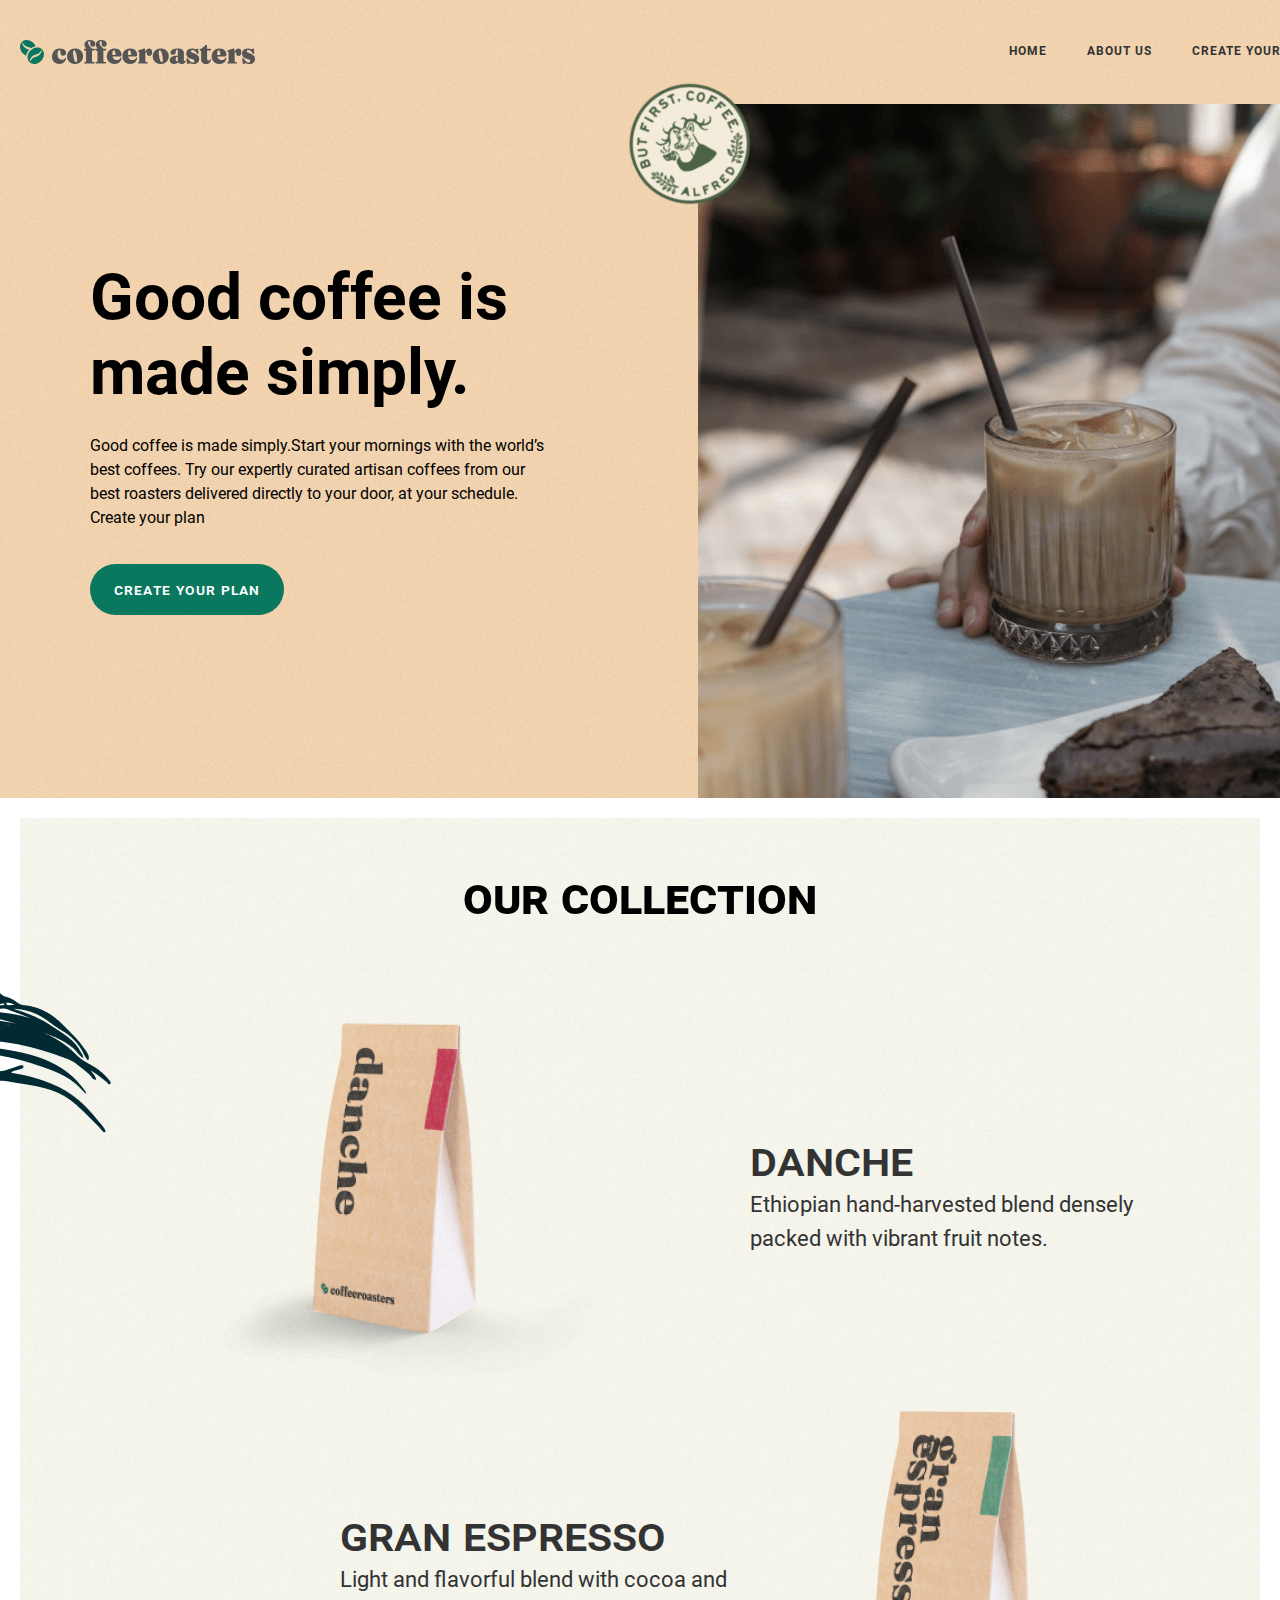
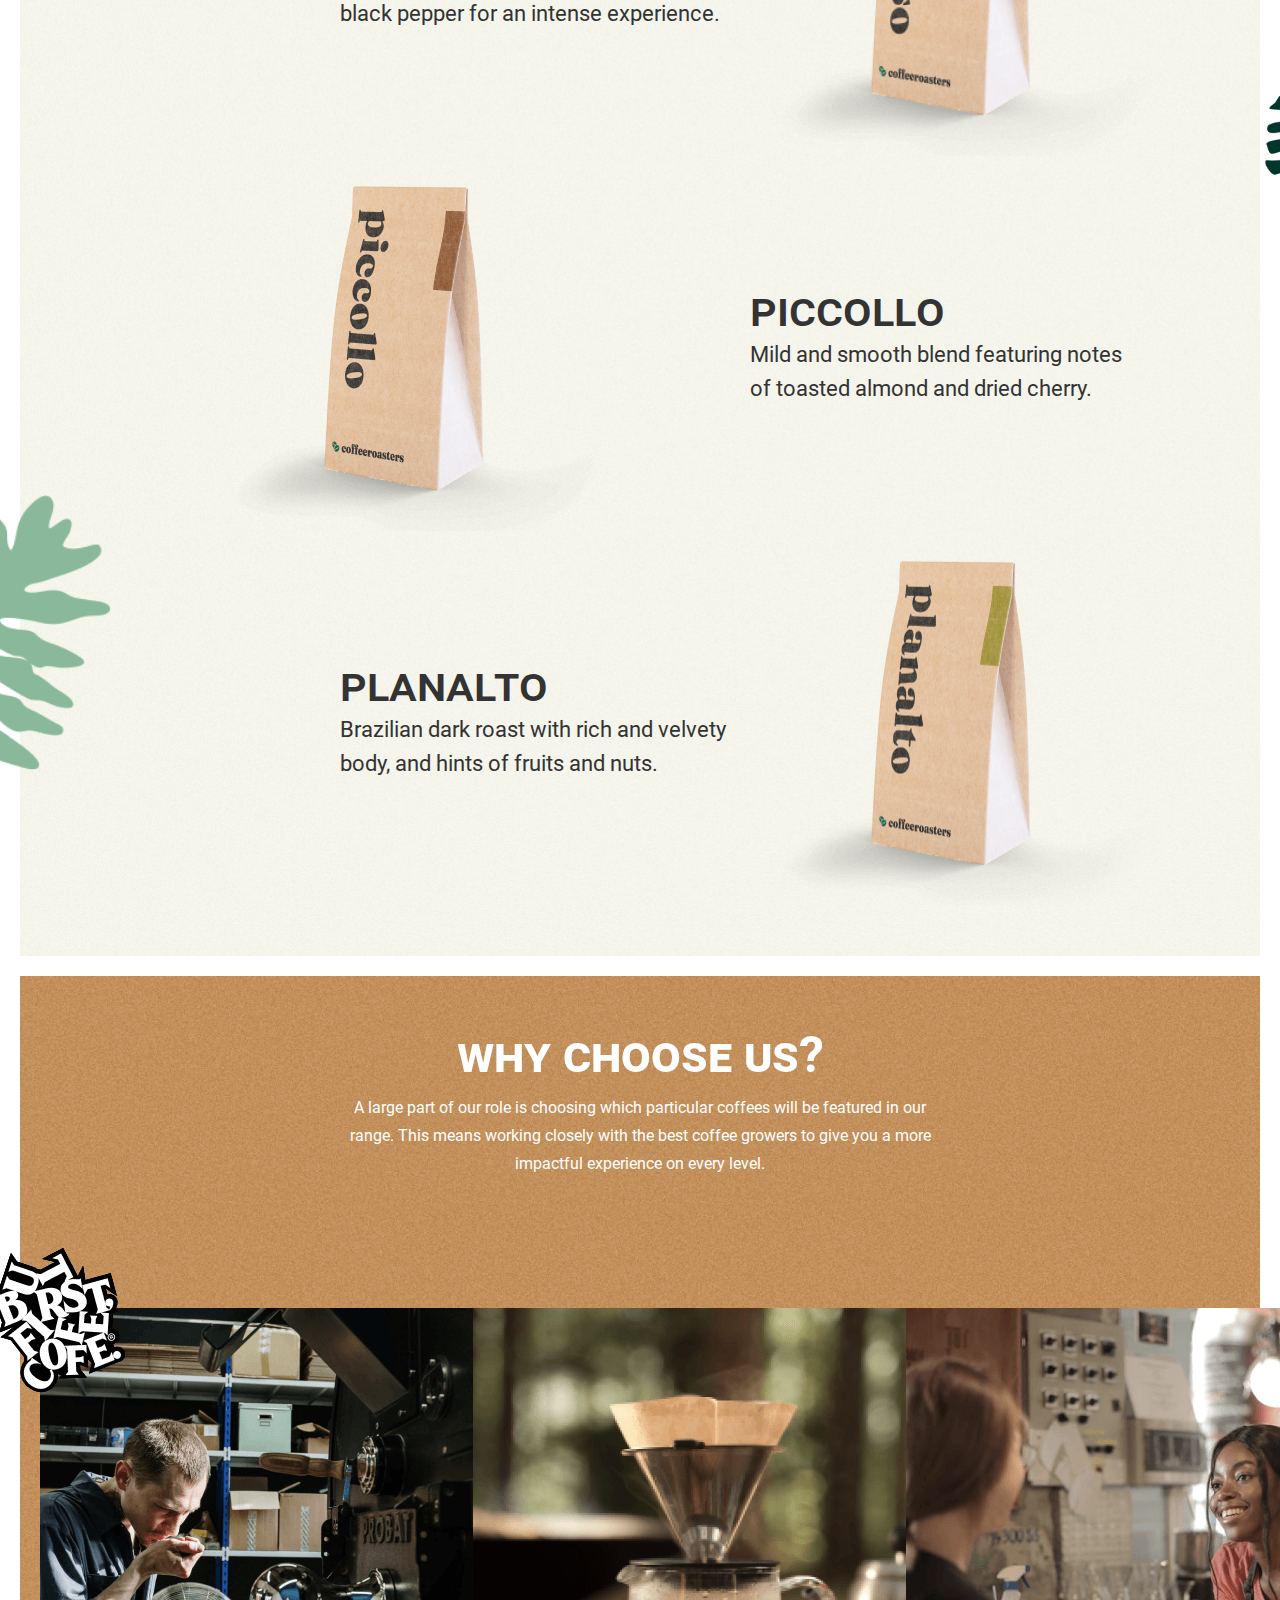
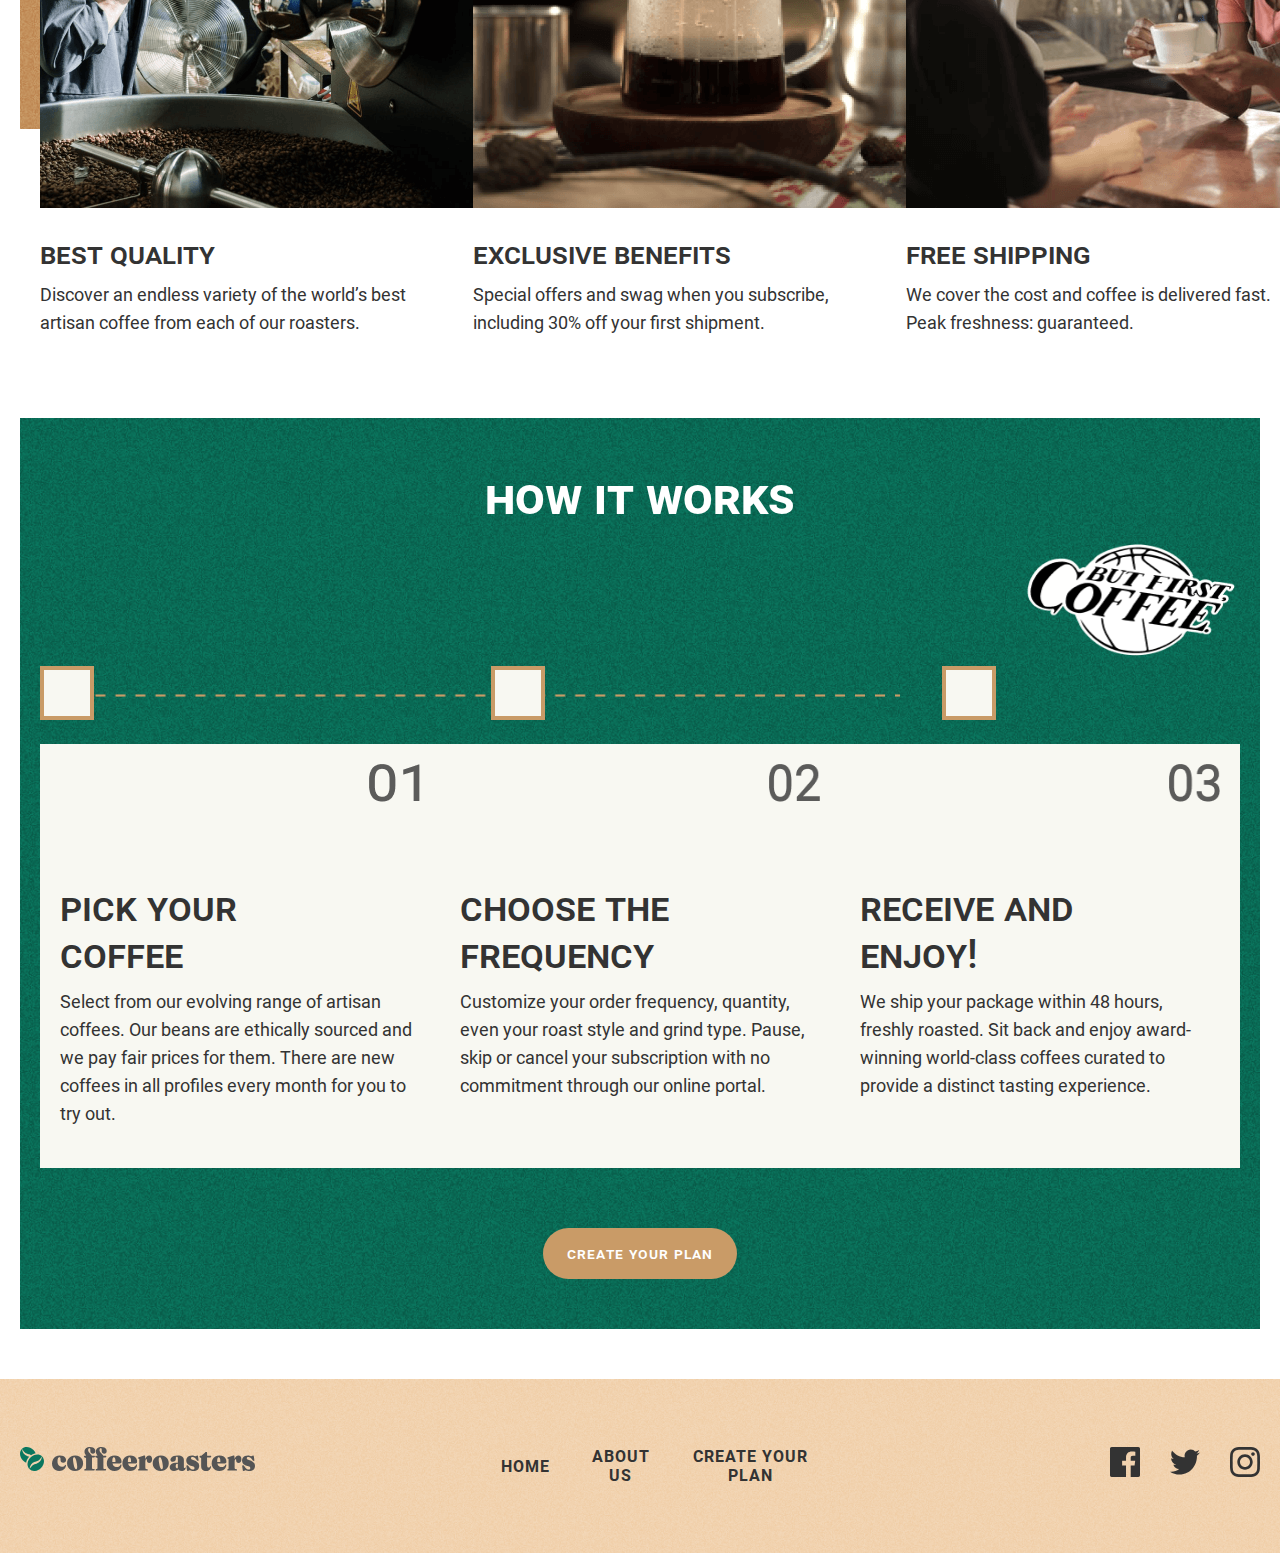
<file: index.html>
<!DOCTYPE html>
<html lang="en">

<head>
    <meta charset="UTF-8">
    <meta name="viewport" content="width=device-width, initial-scale=1.0">
    <title>Document</title>
    <link rel="stylesheet" href="main.css">
</head>

<body>
    <header class="site-header">
        <div class="container">
            <div class="site-header__inner">
                <div class="site-header__main">
                    <a href="index.html" class="site-header__logo-link">
                        <img src="./images/site-logo.svg" alt="site logo" class="site-logo" width="235" height="24">
                    </a>
                    <ol class="site-header__nav">
                        <li class="site-header__item">
                            <a href="index.html" class="site-header__link">Home</a>
                        </li>
                        <li class="site-header__item">
                            <a href="about.html" class="site-header__link">ABOUT US</a>
                        </li>
                        <li class="site-header__item m-0">
                            <a href="desktop.html" class="site-header__link">Create your plan</a>
                        </li>
                    </ol>
                </div>

            </div>
        </div>
    </header>
    <main>
        <section class="site-hero">
            <div class="hero">
                <div class="container">
                    <div class="hero__inner">
                        <div class="hero__main">
                            <h1 class="hero__title">Good coffee
                                is made simply.</h1>
                            <p class="hero__text">
                                Good coffee is made simply.Start your mornings with the world’s best coffees. Try our
                                expertly
                                curated artisan coffees from our best roasters delivered directly to your door, at your
                                schedule.
                                Create your plan</p>
                            <a href="index.html" class="hero__btn">Create your plan</a>
                        </div>
                    </div>
                </div>
            </div>
        </section>
        <section class="collection">
            <div class="container">
                <div class="collection__inner">
                    <h2 class="collection__title">our collection</h2>
                    <ul class="collection__list">
                        <li class="collection__item">
                            <img src="./images/coffee-1.png" alt="kopi 1" class="collection__item-img" width="450"
                                height="375">
                            <div class="collection__main">
                                <h3 class="collection__main-title">
                                    Danche
                                </h3>
                                <p class="collection__main-text">
                                    Ethiopian hand-harvested blend densely packed with vibrant fruit notes.
                                </p>
                            </div>
                        </li>
                        <li class="collection__item">
                            <img src="./images/coffee-2.png" alt="kopi 2" class="collection__item-img" width="450"
                                height="375">
                            <div class="collection__main">
                                <h3 class="collection__main-title">
                                    Gran Espresso
                                </h3>
                                <p class="collection__main-text">
                                    Light and flavorful blend with cocoa and black pepper for an intense experience.
                                </p>
                            </div>
                        </li>
                        <li class="collection__item">
                            <img src="./images/coffee-3.png" alt="kopi 3" class="collection__item-img" width="450"
                                height="375">
                            <div class="collection__main">
                                <h3 class="collection__main-title">
                                    Piccollo
                                </h3>
                                <p class="collection__main-text">
                                    Mild and smooth blend featuring notes of toasted almond and dried cherry.
                                </p>
                            </div>
                        </li>
                        <li class="collection__item">
                            <img src="./images/coffee-4.png" alt="kopi4" class="collection__item-img" width="450"
                                height="375">
                            <div class="collection__main">
                                <h3 class="collection__main-title">
                                    Planalto
                                </h3>
                                <p class="collection__main-text">
                                    Brazilian dark roast with rich and velvety body, and hints of fruits and nuts.
                                </p>
                            </div>
                        </li>
                    </ul>
                </div>
            </div>
        </section>
        <section class="why">
            <div class="container">
                <div class="why-box">
                    <div class="why-inner">
                        <div class="why-inner__main">
                            <h2 class="why-inner__title">
                                Why choose us?
                            </h2>
                            <p class="why-inner__text">
                                A large part of our role is choosing which particular coffees will be featured
                                in our range. This means working closely with the best coffee growers to give
                                you a more impactful experience on every level.
                            </p>
                        </div>

                        <ul class="why-inner__list">
                            <li class="why-inner__item">
                                <img src="./images/coffee-5.png" alt="coffee-5" class="why-list__img" width="433"
                                    height="500">
                                <h3 class="why-inner__list-title">
                                    Best quality
                                </h3>
                                <p class="why-inner__list-text">
                                    Discover an endless variety of the world’s best artisan coffee from each of our
                                    roasters.
                                </p>
                            </li>
                            <li class="why-inner__item">
                                <img src="./images/coffee-6.png" alt="coffee-6" class="why-list__img" width="433"
                                    height="500">
                                <h3 class="why-inner__list-title">
                                    Exclusive benefits
                                </h3>
                                <p class="why-inner__list-text">
                                    Special offers and swag when you subscribe, including 30% off your first shipment.
                                </p>
                            </li>
                            <li class="why-inner__item">
                                <img src="./images/coffee-7.png" alt="coffee-7" class="why-list__img" width="433"
                                    height="500">
                                <h3 class="why-inner__list-title">
                                    Free shipping
                                </h3>
                                <p class="why-inner__list-text">
                                    We cover the cost and coffee is delivered fast. Peak freshness: guaranteed.
                                </p>
                            </li>
                        </ul>
                    </div>
                </div>
        </section>
        <section class="how">
            <div class="container">
                <div class="how-inner">
                    <h2 class="how-inner__title">
                        How it works
                    </h2>
                    <div class="how-inner__main">
                        <span class="how-inner__span"></span>
                        <span class="how-inner__span"></span>
                        <span class="how-inner__span m0"></span>
                    </div>
                    <ol class="how-inner__list">
                        <li class="how-inner__item">
                            <h3 class="how-inner__item-title">
                                Pick your coffee
                            </h3>
                            <p class="how-inner__item-text">
                                Select from our evolving range of artisan coffees. Our beans are ethically sourced and
                                we pay fair prices for them. There are new coffees in all profiles every month for you
                                to try out.
                            </p>
                        </li>
                        <li class="how-inner__item">
                            <h3 class="how-inner__item-title">
                                Choose the frequency
                            </h3>
                            <p class="how-inner__item-text">
                                Customize your order frequency, quantity, even your roast style and grind type. Pause,
                                skip or cancel your subscription with no commitment through our online portal.
                            </p>
                        </li>
                        <li class="how-inner__item">
                            <h3 class="how-inner__item-title">
                                Receive and enjoy!
                            </h3>
                            <p class="how-inner__item-text">
                                We ship your package within 48 hours, freshly roasted. Sit back and enjoy award-winning
                                world-class coffees curated to provide a distinct tasting experience.
                            </p>
                        </li>
                    </ol>
                    <div class="subinner">
                        <a href="#" class="how-inner__button">Create your plan</a>
                    </div>
                </div>
            </div>
        </section>
    </main>
    <footer class="footer">
        <div class="container active-container">
            <div class="footer-inner">
                <div class="footer-inner__logo">
                    <a href="#">
                        <img src="./images/site-logo.svg" alt="logo" class="footer-inner__logo-img" width="235"
                            height="24">
                    </a>
                    <ol class="footer__nav">
                        <li class="footer__item">
                            <a href="index.html" class="footer__link">Home</a>
                        </li>
                        <li class="footer__item">
                            <a href="./about.html" class="footer__link">ABOUT US</a>
                        </li>
                        <li class="footer__item footer__link_active">
                            <a href="./desktop.html" class="footer__link">Create your plan</a>
                        </li>
                    </ol>
                    <ul class="footer__list">
                        <li class="footer__list-item">
                            <a href="https://www.facebook.com/" class="footer__list-link">
                                <img src="./images/facebook.svg" alt="facebook" class="footer__list-img" width="30"
                                    height="30">
                            </a>
                        </li>
                        <li class="footer__list-item">
                            <a href="https://twitter.com/" class="footer__list-link">
                                <img src="./images/twitter.svg" alt="twitter" class="footer__list-img" width="30"
                                    height="30">
                            </a>
                        </li>
                        <li class="footer__list-item m000">
                            <a href="https://www.instagram.com/" class="footer__list-link">
                                <img src="./images/instagram.svg" alt="instagram" class="footer__list-img" width="30"
                                    height="30">
                            </a>
                        </li>
                    </ul>
                </div>
            </div>
    </footer>
</body>

</html>
</file>
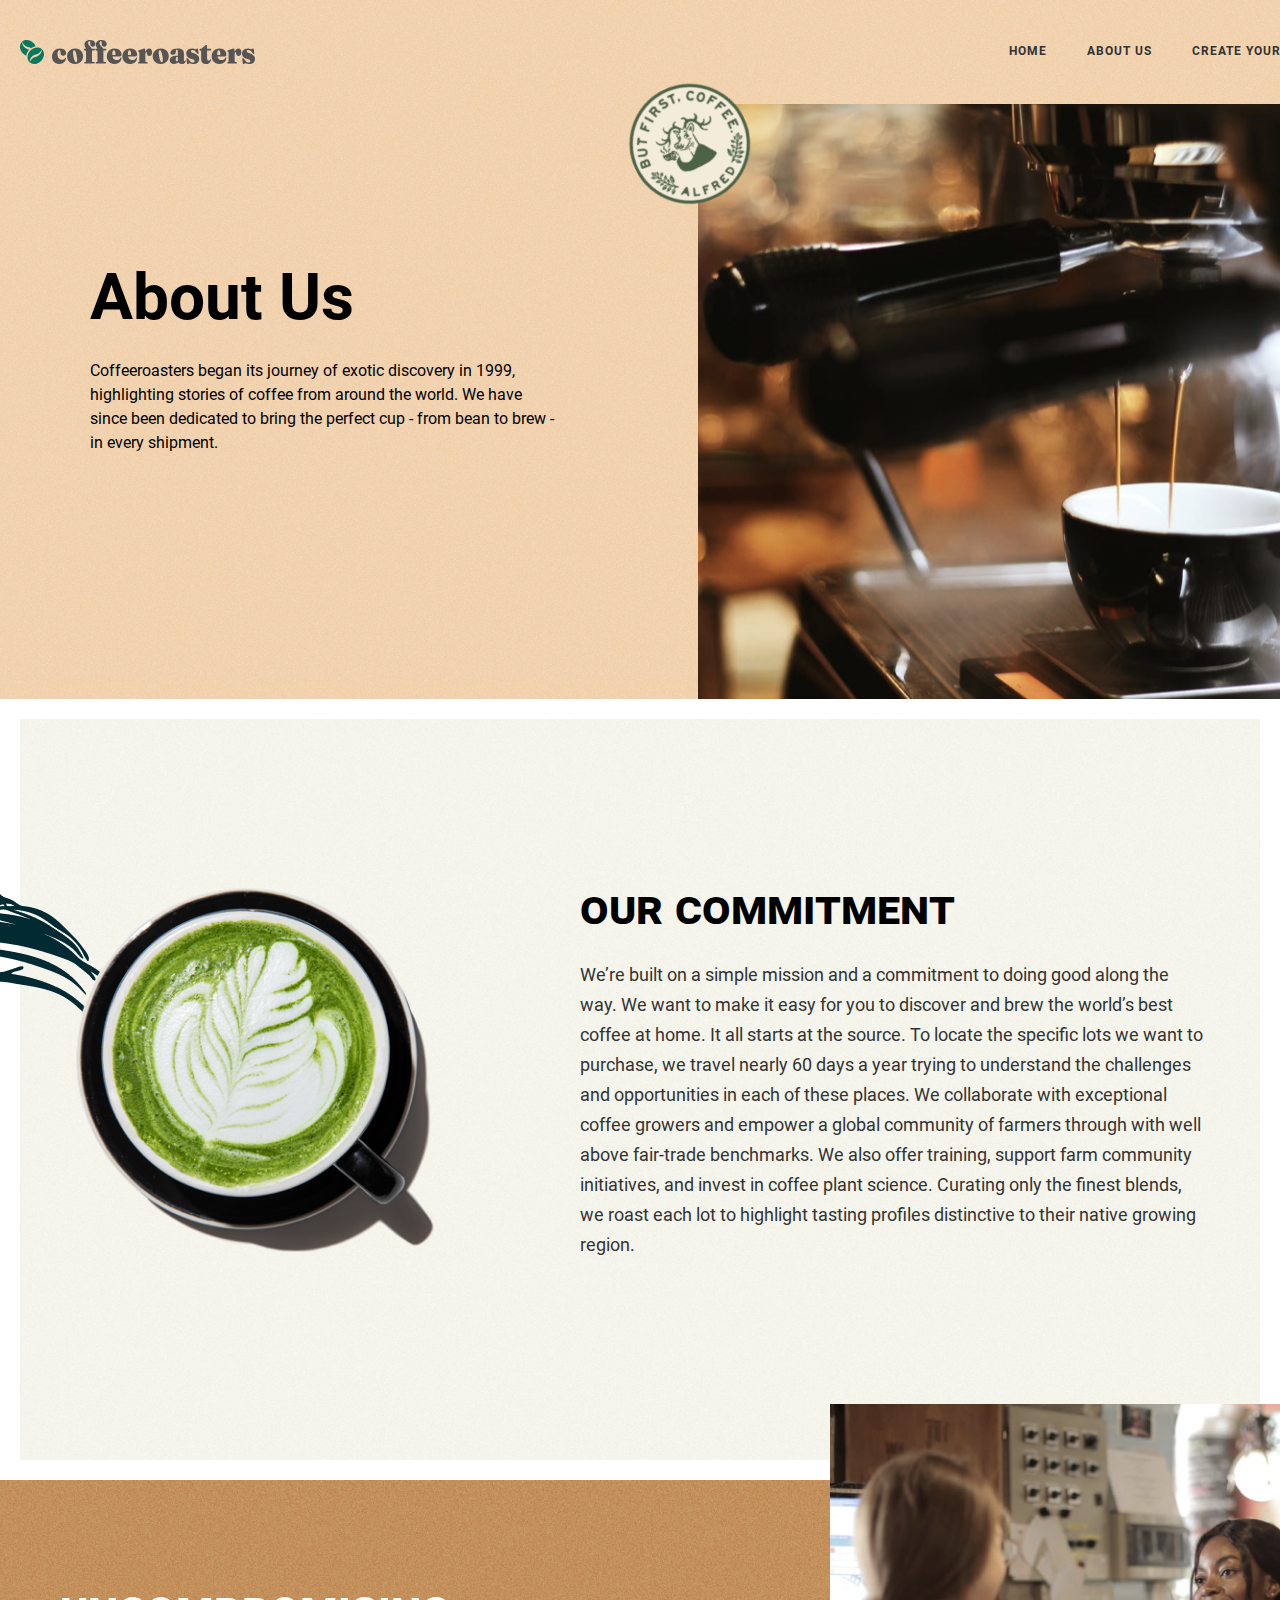
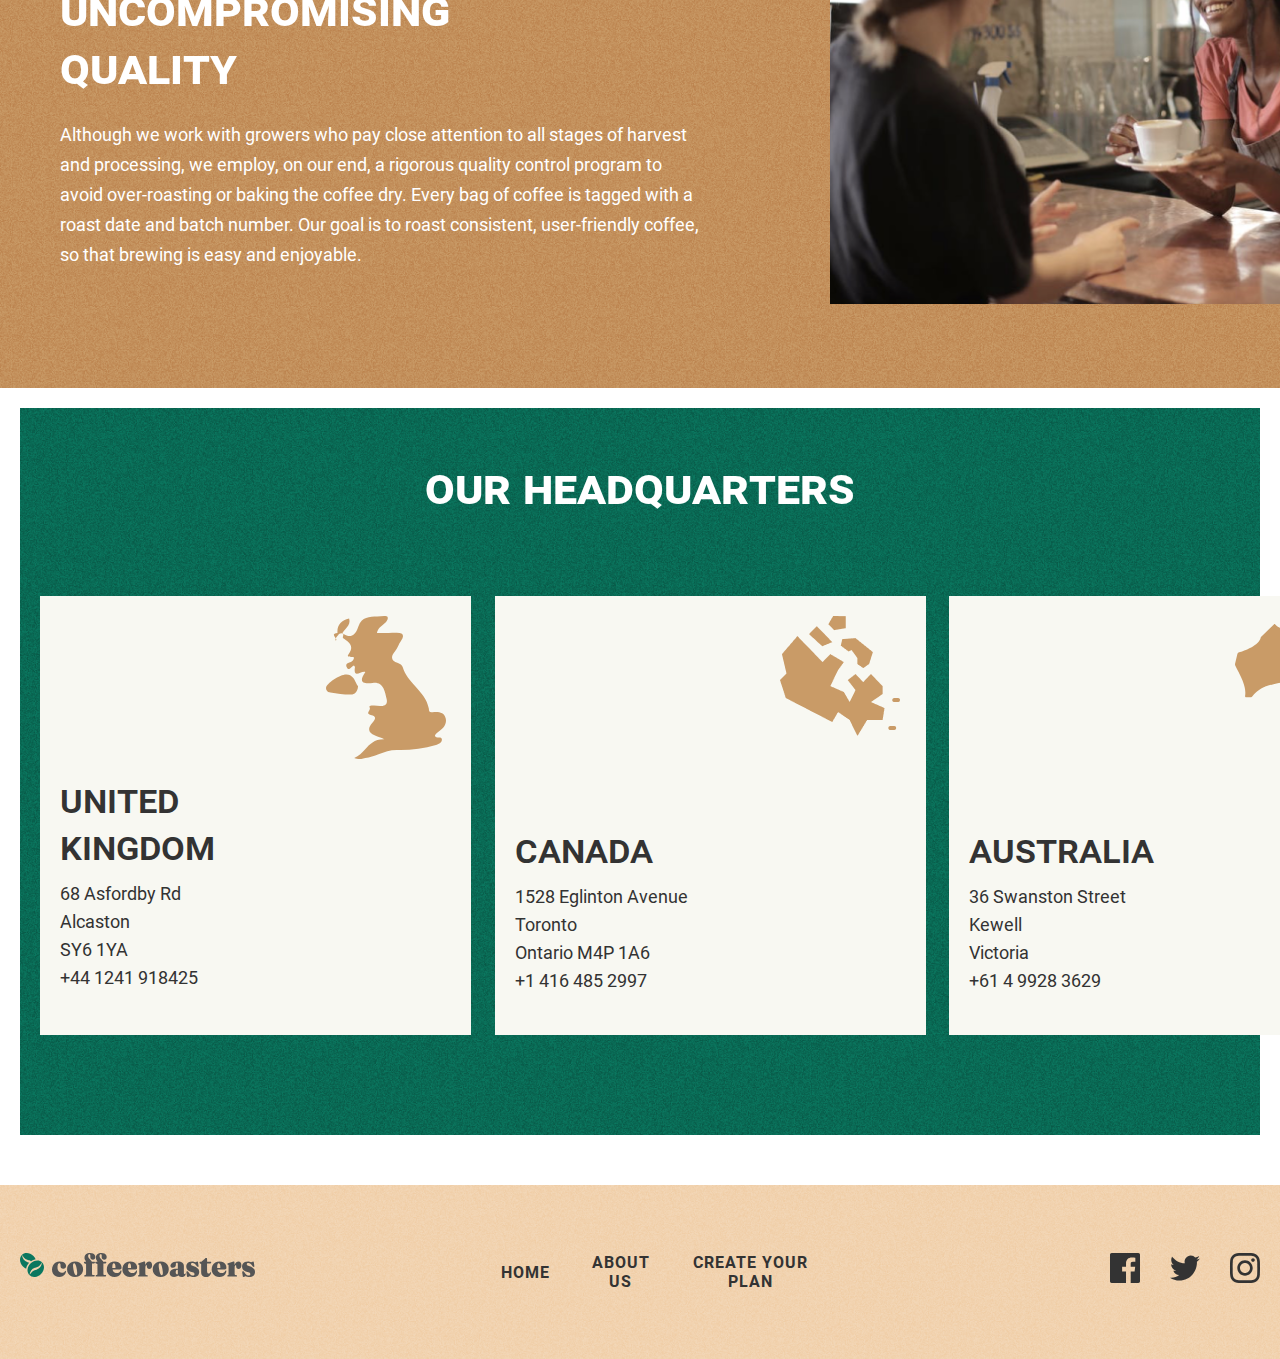
<file: about.html>
<!DOCTYPE html>
<html lang="en">

<head>
    <meta charset="UTF-8">
    <meta name="viewport" content="width=device-width, initial-scale=1.0">
    <title>Document</title>
    <link rel="stylesheet" href="main.css">
</head>

<body>
    <header class="site-header">
        <div class="container">
            <div class="site-header__inner">
                <div class="site-header__main">
                    <a href="index.html" class="site-header__logo-link">
                        <img src="./images/site-logo.svg" alt="site logo" class="site-logo" width="235" height="24">
                    </a>
                    <ol class="site-header__nav">
                        <li class="site-header__item">
                            <a href="index.html" class="site-header__link">Home</a>
                        </li>
                        <li class="site-header__item">
                            <a href="about.html" class="site-header__link">ABOUT US</a>
                        </li>
                        <li class="site-header__item m-0">
                            <a href="desktop.html" class="site-header__link">Create your plan</a>
                        </li>
                    </ol>
                </div>

            </div>
        </div>
    </header>
    <main>
        <section class="site-hero">
            <div class="hero active">
                <div class="container">
                    <div class="hero__inner">
                        <div class="hero__main active-main">
                            <h1 class="hero__title">About Us</h1>
                            <p class="hero__text">
                                Coffeeroasters began its journey of exotic discovery in 1999, highlighting stories of
                                coffee from around the world. We have since been dedicated to bring the perfect cup -
                                from bean to brew - in every shipment.</p>
                        </div>
                    </div>
                </div>
            </div>
        </section>
        <section class="commit">
            <div class="container about-container-active">
                <div class="commit-inner">
                    <img src="./images/about-1.png" alt="green coffee" class="commit-inner__img">
                    <div class="commit-inner_main">
                        <h2 class="commit-inner_main__title">
                            Our commitment
                        </h2>
                        <p class="commit-inner_main__text">
                            We’re built on a simple mission and a commitment to doing good along the way. We want to
                            make it easy for you to discover and brew the world’s best coffee at home. It all starts
                            at the source. To locate the specific lots we want to purchase, we travel nearly 60 days
                            a year trying to understand the challenges and opportunities in each of these places. We
                            collaborate with exceptional coffee growers and empower a global community of farmers
                            through with well above fair-trade benchmarks. We also offer training, support farm
                            community initiatives, and invest in coffee plant science. Curating only the finest
                            blends, we roast each lot to highlight tasting profiles distinctive to their native
                            growing region.
                        </p>
                    </div>
                </div>
            </div>
        </section>
        <section class="quality">
            <div class="container">
                <div class="quality-inner">
                    <div class="quality-inner_main">
                        <h2 class="quality-inner_main-title">
                            Uncompromising quality
                        </h2>
                        <div class="quality-inner_main-text">
                            Although we work with growers who pay close attention to all stages of harvest and
                            processing, we employ, on our end, a rigorous quality control program to avoid over-roasting
                            or baking the coffee dry. Every bag of coffee is tagged with a roast date and batch number.
                            Our goal is to roast consistent, user-friendly coffee, so that brewing is easy and
                            enjoyable.
                        </div>
                    </div>
                </div>
            </div>
        </section>
        <section class="our">
            <div class="container">
                <div class="our-inner">
                    <h2 class="our-inner_title">
                        Our headquarters
                    </h2>
                    <ul class="our-inner_list">
                        <li class="our-inner_item">
                            <h3 class="our-inner__item_title w231">
                                United Kingdom
                            </h3>
                            <p class="our-inner__item_text">
                                68 Asfordby Rd <br>
                                Alcaston <br>
                                SY6 1YA <br>
                                +44 1241 918425 <br>
                            </p>
                        </li>
                        <li class="our-inner_item">
                            <h3 class="our-inner__item_title">
                                Canada
                            </h3>
                            <p class="our-inner__item_text">
                                1528 Eglinton Avenue <br>
                                Toronto <br>
                                Ontario M4P 1A6 <br>
                                +1 416 485 2997 <br>
                            </p>
                        </li>
                        <li class="our-inner_item">
                            <h3 class="our-inner__item_title">
                                Australia
                            </h3>
                            <p class="our-inner__item_text">
                                36 Swanston Street <br>
                                Kewell <br>
                                Victoria <br>
                                +61 4 9928 3629 <br>
                            </p>
                        </li>
                    </ul>
                </div>
            </div>
        </section>
    </main>
    <footer class="footer">
        <div class="container active-container">
            <div class="footer-inner">
                <div class="footer-inner__logo">
                    <a href="#">
                        <img src="./images/site-logo.svg" alt="logo" class="footer-inner__logo-img" width="235"
                            height="24">
                    </a>
                    <ol class="footer__nav">
                        <li class="footer__item">
                            <a href="index.html" class="footer__link">Home</a>
                        </li>
                        <li class="footer__item">
                            <a href="./about.html" class="footer__link">ABOUT US</a>
                        </li>
                        <li class="footer__item footer__link_active">
                            <a href="./desktop.html" class="footer__link">Create your plan</a>
                        </li>
                    </ol>
                    <ul class="footer__list">
                        <li class="footer__list-item">
                            <a href="https://www.facebook.com/" class="footer__list-link">
                                <img src="./images/facebook.svg" alt="facebook" class="footer__list-img" width="30"
                                    height="30">
                            </a>
                        </li>
                        <li class="footer__list-item">
                            <a href="https://twitter.com/" class="footer__list-link">
                                <img src="./images/twitter.svg" alt="twitter" class="footer__list-img" width="30"
                                    height="30">
                            </a>
                        </li>
                        <li class="footer__list-item m000">
                            <a href="https://www.instagram.com/" class="footer__list-link">
                                <img src="./images/instagram.svg" alt="instagram" class="footer__list-img" width="30"
                                    height="30">
                            </a>
                        </li>
                    </ul>
                </div>
            </div>
    </footer>
</body>

</html>
</file>
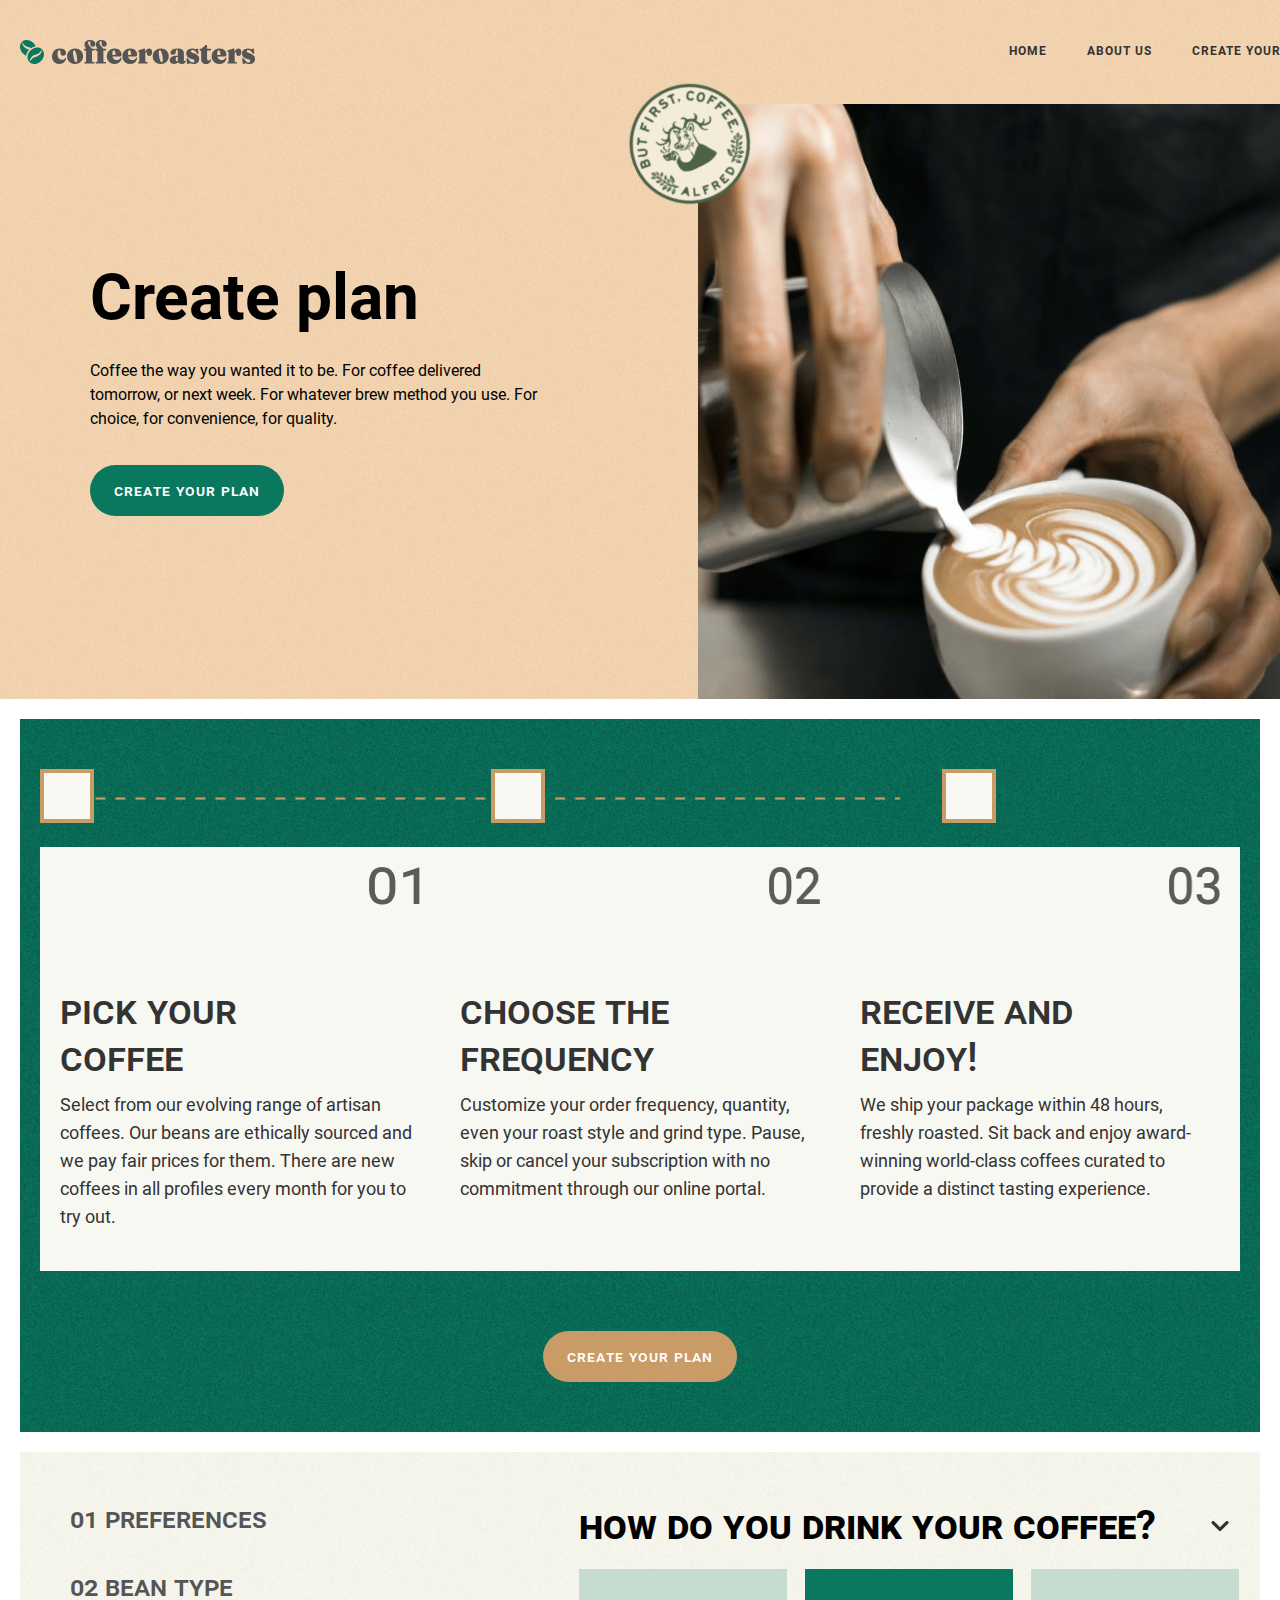
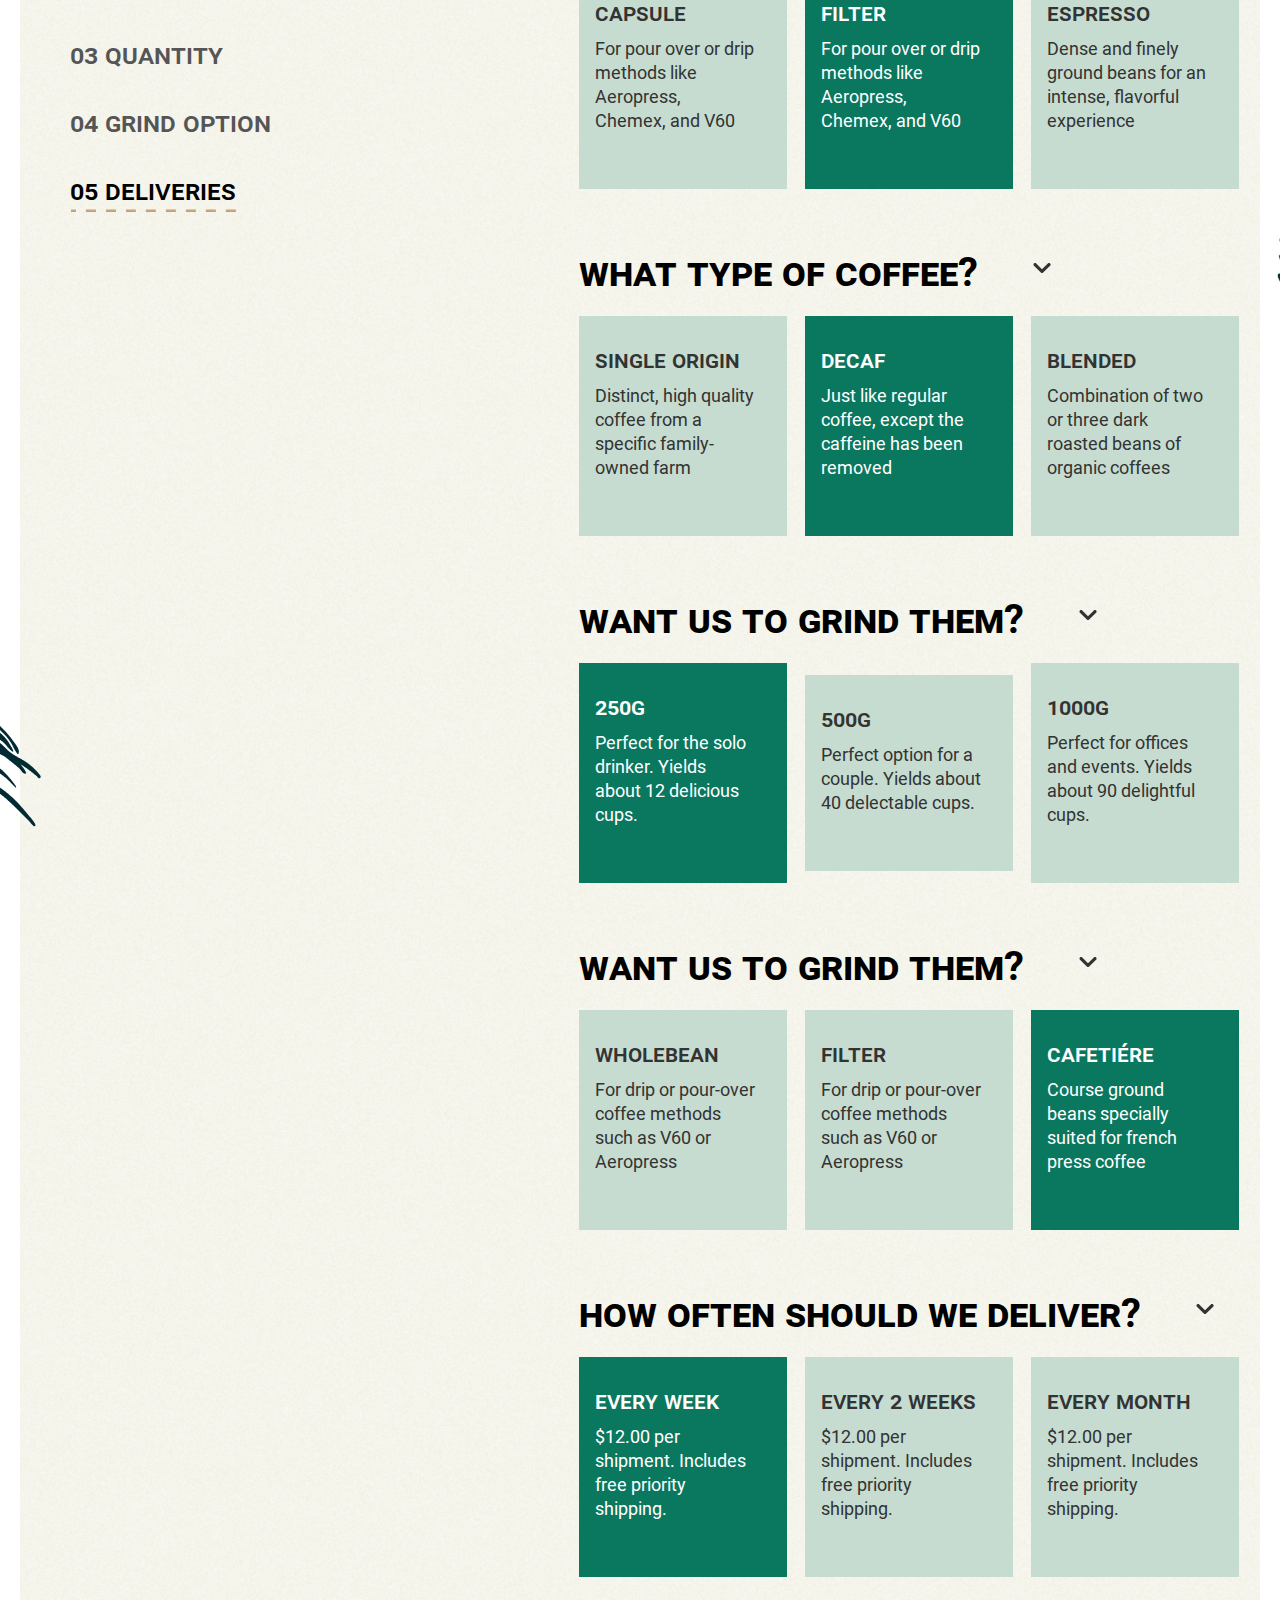
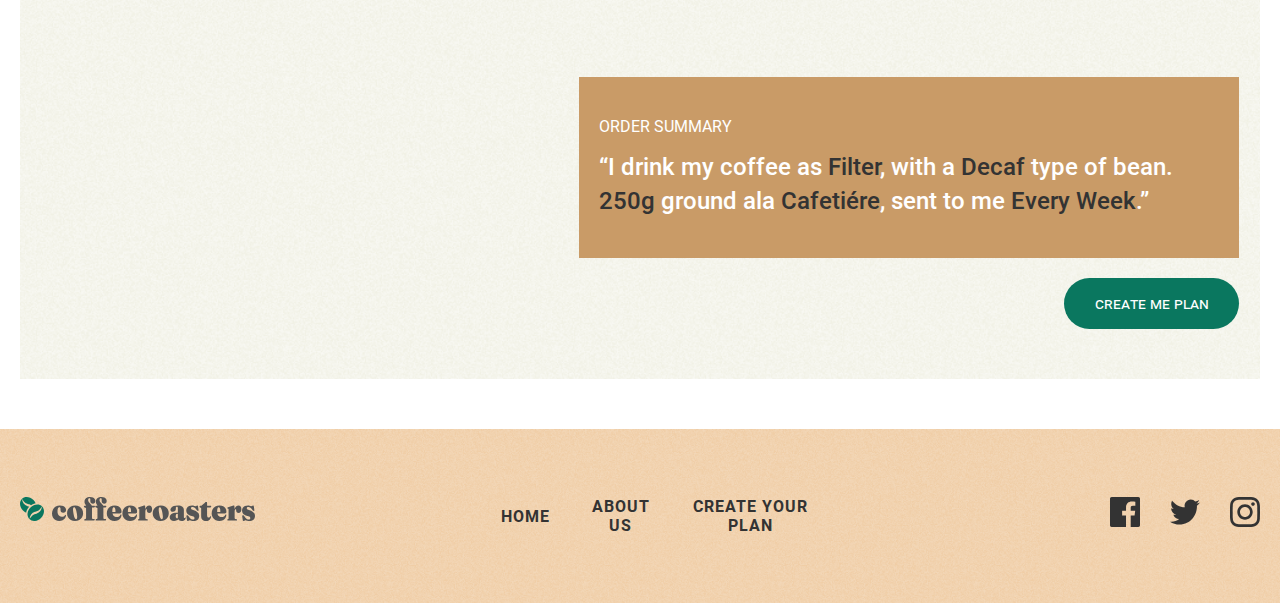
<file: desktop.html>
<!DOCTYPE html>
<html lang="en">

<head>
    <meta charset="UTF-8">
    <meta name="viewport" content="width=device-width, initial-scale=1.0">
    <title>Document</title>
    <link rel="stylesheet" href="main.css">
</head>

<body>
    <header class="site-header">
        <div class="container">
            <div class="site-header__inner">
                <div class="site-header__main">
                    <a href="index.html" class="site-header__logo-link">
                        <img src="./images/site-logo.svg" alt="site logo" class="site-logo" width="235" height="24">
                    </a>
                    <ol class="site-header__nav">
                        <li class="site-header__item">
                            <a href="index.html" class="site-header__link">Home</a>
                        </li>
                        <li class="site-header__item">
                            <a href="about.html" class="site-header__link">ABOUT US</a>
                        </li>
                        <li class="site-header__item m-0">
                            <a href="desktop.html" class="site-header__link">Create your plan</a>
                        </li>
                    </ol>
                </div>

            </div>
        </div>
    </header>
    <main>
        <section class="site-hero">
            <div class="hero desktop">
                <div class="container">
                    <div class="hero__inner">
                        <div class="hero__main">
                            <h1 class="hero__title">Create plan</h1>
                            <p class="hero__text">Coffee the way you wanted it to be. For coffee delivered tomorrow, or
                                next week. For whatever brew method you use. For choice, for convenience, for quality.
                            </p>
                            <a href="index.html" class="hero__btn">Create your plan</a>
                        </div>
                    </div>
                </div>
            </div>
        </section>
        <section class="how active-how" style="margin-top: 20px;margin-bottom: 20px;">
            <div class="container">
                <div class="how-inner">
                    <h2 class="how-inner__title">
                    </h2>
                    <div class="how-inner__main"
                        style="margin: 0; background-position:  calc(50% - 190px) calc(50% - 10px);">
                        <span class="how-inner__span" style="margin-top: 0;"></span>
                        <span class="how-inner__span" style="margin-top: 0;"></span>
                        <span class="how-inner__span m0" style="margin-top: 0;"></span>
                    </div>
                    <ol class="how-inner__list">
                        <li class="how-inner__item">
                            <h3 class="how-inner__item-title">
                                Pick your coffee
                            </h3>
                            <p class="how-inner__item-text">
                                Select from our evolving range of artisan coffees. Our beans are ethically sourced and
                                we pay fair prices for them. There are new coffees in all profiles every month for you
                                to try out.
                            </p>
                        </li>
                        <li class="how-inner__item">
                            <h3 class="how-inner__item-title">
                                Choose the frequency
                            </h3>
                            <p class="how-inner__item-text">
                                Customize your order frequency, quantity, even your roast style and grind type. Pause,
                                skip or cancel your subscription with no commitment through our online portal.
                            </p>
                        </li>
                        <li class="how-inner__item">
                            <h3 class="how-inner__item-title">
                                Receive and enjoy!
                            </h3>
                            <p class="how-inner__item-text">
                                We ship your package within 48 hours, freshly roasted. Sit back and enjoy award-winning
                                world-class coffees curated to provide a distinct tasting experience.
                            </p>
                        </li>
                    </ol>
                    <div class="subinner">
                        <a href="#" class="how-inner__button">Create your plan</a>
                    </div>
                </div>
            </div>
        </section>
        <section class="filter">
            <div class="container filter-container">
                <div class="filter__inner">
                    <div class="filter__inner-left">
                        <ol class="filter__iner-left__list">
                            <li class="filter__iner-left__list-item">
                                <a href="#" class="filter__iner-left__list-item__link">
                                    01 Preferences
                                </a>
                            </li>
                            <li class="filter__iner-left__list-item">
                                <a href="#" class="filter__iner-left__list-item__link">
                                    02 Bean Type
                                </a>
                            </li>
                            <li class="filter__iner-left__list-item">
                                <a href="#" class="filter__iner-left__list-item__link">
                                    03 Quantity
                                </a>
                            </li>
                            <li class="filter__iner-left__list-item">
                                <a href="#" class="filter__iner-left__list-item__link">
                                    04 Grind Option
                                </a>
                            </li>
                            <li class="filter__iner-left__list-item">
                                <a href="#"
                                    class="filter__iner-left__list-item__link filter__iner-left__list-item__link-active">
                                    05 Deliveries
                                </a>
                            </li>
                        </ol>
                    </div>
                    <div class="filter__inner-right">
                        <div class="filter__inner-right-main">
                            <h3 class="filter__inner-right-main-text" style="margin-top: 0;">How do you drink your coffee?</h3>
                            <img src="./images/u_angle-down.svg" alt="strelka" class="filter__inner-right-main_img" style="margin-top: 0;"
                                width="40" height="40">
                        </div>
                        <ul class="filter__inner-right__list">
                            <li class="filter__inner-right__item">
                                <strong class="filter__inner-right__item-title">
                                    Capsule
                                </strong>
                                <p class="filter__inner-right__item-text">
                                    For pour over or drip methods like Aeropress, Chemex, and V60
                                </p>
                            </li>
                            <li class="filter__inner-right__item filter__inner-right__item-title_active">
                                <strong class="filter__inner-right__item-title filter__inner-right__item-title-active">
                                    Filter
                                </strong>
                                <p class="filter__inner-right__item-text  filter__inner-right__item-text-active">
                                    For pour over or drip methods like Aeropress, Chemex, and V60
                                </p>
                            </li>
                            <li class="filter__inner-right__item">
                                <strong class="filter__inner-right__item-title">
                                    Espresso
                                </strong>
                                <p class="filter__inner-right__item-text">
                                    Dense and finely ground beans for an intense, flavorful experience
                                </p>
                            </li>
                        </ul>
                        <div class="filter__inner-right-main">
                            <h3 class="filter__inner-right-main-text">What type of coffee?</h3>
                            <img src="./images/u_angle-down.svg" alt="strelka" class="filter__inner-right-main_img"
                                width="40" height="40">
                        </div>
                        <ul class="filter__inner-right__list">
                            <li class="filter__inner-right__item">
                                <strong class="filter__inner-right__item-title">
                                    Single Origin
                                </strong>
                                <p class="filter__inner-right__item-text">
                                    Distinct, high quality coffee from a specific family-owned farm
                                </p>
                            </li>
                            <li class="filter__inner-right__item filter__inner-right__item-title_active">
                                <strong class="filter__inner-right__item-title filter__inner-right__item-title-active">
                                    Decaf
                                </strong>
                                <p class="filter__inner-right__item-text filter__inner-right__item-text-active">
                                    Just like regular coffee, except the caffeine has been removed
                                </p>
                            </li>
                            <li class="filter__inner-right__item">
                                <strong class="filter__inner-right__item-title">
                                    Blended
                                </strong>
                                <p class="filter__inner-right__item-text">
                                    Combination of two or three dark roasted beans of organic coffees
                                </p>
                            </li>
                        </ul>
                        <div class="filter__inner-right-main">
                            <h3 class="filter__inner-right-main-text">Want us to grind them?</h3>
                            <img src="./images/u_angle-down.svg" alt="strelka" class="filter__inner-right-main_img"
                                width="40" height="40">
                        </div>
                        <ul class="filter__inner-right__list">
                            <li class="filter__inner-right__item filter__inner-right__item-title_active">
                                <strong class="filter__inner-right__item-title filter__inner-right__item-title-active">
                                    250g
                                </strong>
                                <p class="filter__inner-right__item-text filter__inner-right__item-text-active">
                                    Perfect for the solo drinker. Yields about 12 delicious cups.
                                </p>
                            </li>
                            <li class="filter__inner-right__item">
                                <strong class="filter__inner-right__item-title">
                                    500g
                                </strong>
                                <p class="filter__inner-right__item-text">
                                    Perfect option for a couple. Yields about 40 delectable cups.
                                </p>
                            </li>
                            <li class="filter__inner-right__item">
                                <strong class="filter__inner-right__item-title">
                                    1000g
                                </strong>
                                <p class="filter__inner-right__item-text">
                                    Perfect for offices and events. Yields about 90 delightful cups.
                                </p>
                            </li>
                        </ul>
                        <div class="filter__inner-right-main">
                            <h3 class="filter__inner-right-main-text">Want us to grind them?</h3>
                            <img src="./images/u_angle-down.svg" alt="strelka" class="filter__inner-right-main_img"
                                width="40" height="40">
                        </div>
                        <ul class="filter__inner-right__list">
                            <li class="filter__inner-right__item">
                                <strong class="filter__inner-right__item-title">
                                    Wholebean
                                </strong>
                                <p class="filter__inner-right__item-text">
                                    For drip or pour-over coffee methods such as V60 or Aeropress
                                </p>
                            </li>
                            <li class="filter__inner-right__item">
                                <strong class="filter__inner-right__item-title">
                                    Filter
                                </strong>
                                <p class="filter__inner-right__item-text">
                                    For drip or pour-over coffee methods such as V60 or Aeropress
                                </p>
                            </li>
                            <li class="filter__inner-right__item filter__inner-right__item-title_active">
                                <strong class="filter__inner-right__item-title filter__inner-right__item-title-active">
                                    Cafetiére
                                </strong>
                                <p class="filter__inner-right__item-text filter__inner-right__item-text-active">
                                    Course ground beans specially suited for french press coffee
                                </p>
                            </li>
                        </ul>
                        <div class="filter__inner-right-main">
                            <h3 class="filter__inner-right-main-text">How often should we deliver?</h3>
                            <img src="./images/u_angle-down.svg" alt="strelka" class="filter__inner-right-main_img"
                                width="40" height="40">
                        </div>
                        <ul class="filter__inner-right__list">
                            <li class="filter__inner-right__item filter__inner-right__item-title_active">
                                <strong class="filter__inner-right__item-title filter__inner-right__item-title-active">
                                    Every week
                                </strong>
                                <p class="filter__inner-right__item-text filter__inner-right__item-text-active">
                                    $12.00 per shipment. Includes free priority shipping.
                                </p>
                            </li>
                            <li class="filter__inner-right__item">
                                <strong class="filter__inner-right__item-title">
                                    Every 2 weeks
                                </strong>
                                <p class="filter__inner-right__item-text">
                                    $12.00 per shipment. Includes free priority shipping.
                                </p>
                            </li>
                            <li class="filter__inner-right__item">
                                <strong class="filter__inner-right__item-title">
                                    Every month
                                </strong>
                                <p class="filter__inner-right__item-text">
                                    $12.00 per shipment. Includes free priority shipping.
                                </p>
                            </li>
                        </ul>
                        <div class="summary">
                            <span class="summary__span">
                                Order Summary
                            </span>
                            <p class="summary__text">
                                “I drink my coffee as <span class="summary__sub">Filter</span>, with a <span
                                    class="summary__sub">Decaf</span> type of
                                bean. <span class="summary__sub">250g</span> ground ala <span
                                    class="summary__sub">Cafetiére</span>, sent
                                to me <span class="summary__sub">Every Week</span>.”
                            </p>
                        </div>
                        <a href="./desktop.html" class="filter_right-button">Create me plan</a>
                    </div>
                </div>
            </div>
        </section>
    </main>
    <footer class="footer">
        <div class="container active-container">
            <div class="footer-inner">
                <div class="footer-inner__logo">
                    <a href="#">
                        <img src="./images/site-logo.svg" alt="logo" class="footer-inner__logo-img" width="235"
                            height="24">
                    </a>
                    <ol class="footer__nav">
                        <li class="footer__item">
                            <a href="index.html" class="footer__link">Home</a>
                        </li>
                        <li class="footer__item">
                            <a href="./about.html" class="footer__link">ABOUT US</a>
                        </li>
                        <li class="footer__item footer__link_active">
                            <a href="./desktop.html" class="footer__link">Create your plan</a>
                        </li>
                    </ol>
                    <ul class="footer__list">
                        <li class="footer__list-item">
                            <a href="https://www.facebook.com/" class="footer__list-link">
                                <img src="./images/facebook.svg" alt="facebook" class="footer__list-img" width="30"
                                    height="30">
                            </a>
                        </li>
                        <li class="footer__list-item">
                            <a href="https://twitter.com/" class="footer__list-link">
                                <img src="./images/twitter.svg" alt="twitter" class="footer__list-img" width="30"
                                    height="30">
                            </a>
                        </li>
                        <li class="footer__list-item m000">
                            <a href="https://www.instagram.com/" class="footer__list-link">
                                <img src="./images/instagram.svg" alt="instagram" class="footer__list-img" width="30"
                                    height="30">
                            </a>
                        </li>
                    </ul>
                </div>
            </div>
    </footer>
</body>

</html>
</file>
<file: main.css>
@font-face {
  font-family: "Roboto";
  src: url("./fonts/Roboto-Medium.woff2") format("woff2"),
    url("./fonts/Roboto-Medium.woff") format("woff");
  font-weight: 500;
  font-style: normal;
  font-display: swap;
}

@font-face {
  font-family: "Roboto";
  src: url("./fonts/Roboto-Regular.woff2") format("woff2"),
    url("./fonts/Roboto-Regular.woff") format("woff");
  font-weight: normal;
  font-style: normal;
  font-display: swap;
}

@font-face {
  font-family: "Roboto";
  src: url("./fonts/Roboto-Bold.woff2") format("woff2"),
    url("./fonts/Roboto-Bold.woff") format("woff");
  font-weight: bold;
  font-style: normal;
  font-display: swap;
}
*,
*::before,
*::after {
  box-sizing: border-box;
  margin: 0;
  padding: 0;
}


body {
  overflow-x: hidden;
  font-family: "Roboto", "Arial", sans-serif;
}

img {
  vertical-align: middle;
}
.container {
  max-width: 1380px;
  width: 100%;
  margin: 0 auto;
  padding-left: 20px;
  padding-right: 20px;
}
/*--SITE STARTED--*/
.site-header {
  background-image: url(./images/hero-fon.png);
  background-size: cover;
  background-blend-mode: overlay;
  background-color: #f3d7b7;
  background-color: #f3d7b7;
}
.site-header__main {
  padding: 40px 0;
  display: flex;
  width: 1340px;
  justify-content: space-between;
}
.site-header__logo-link {
  display: flex;
  align-items: center;
}
.site-logo {
}
.site-header__nav {
  display: flex;
  list-style-type: none;
}
.site-header__item {
}
.site-header__link {
  text-decoration: none;
  color: #333;
  font-size: 12px;
  font-weight: 700;
  letter-spacing: 1px;
  text-transform: uppercase;
  margin-right: 40px;
}
.site-hero {
  background-image: url(./images/hero-fon.png);
  background-size: cover;
  background-blend-mode: overlay;
  background-color: #f3d7b7;
}
.hero {
  position: relative;
  background-image: url(./images/hero-img.png);
  background-repeat: no-repeat;
  background-size: 710px 696px;
  background-position: calc(50% + 413px) calc(50%);
}
.active {
  position: relative;
  background-image: url(./images/about-hero.png);
  background-repeat: no-repeat;
  background-size: 710px 596px;
  background-position: calc(50% + 413px) calc(50%);
}
.hero::before {
  content: "";
  position: absolute;
  left: calc(50% - 30px);
  top: -40px;
  width: 160px;
  height: 160px;
  background-image: url(./images/hero-logo.svg);
  background-size: 160px 160px;
  background-repeat: no-repeat;
}
/*--HERO--*/
.desktop {
  background-image: url(./images/Rectangle\ 679.png);
}
.hero__inner {
}
.active-main {
  padding-bottom: 244px;
}
.hero__main {
  width: 464px;
  margin-left: 70px;
  padding-top: 156px;
}
.hero__title {
  color: #000;
  font-size: 64px;
  font-weight: 700;
}
.hero__text {
  margin-top: 24px;
  color: #000;
  font-size: 16px;
  font-weight: 400;
  line-height: 24px;
}
.hero__btn {
  color: #fff;
  text-align: center;
  font-size: 16px;
  font-weight: 500;
  font-variant: all-small-caps;
  letter-spacing: 1px;
  text-decoration: none;
  background-color: #0a775f;
  padding: 16px 24px;
  border-radius: 100px;
  margin-top: 34px;
  display: inline-block;
  margin-bottom: 183px;
}
.m-0 {
  margin: 0;
}
/*--COLLECTION--*/

.collection {
  position: relative;
  background-image: url(./images/collection-fon.png);
  background-size: cover;
  background-blend-mode: overlay;
  background-color: #f8f8f2;
  margin: 20px 20px 20px 20px;
}
.collection::before {
  content: "";
  position: absolute;
  top: 70px;
  left: calc(50% - 900px);
  width: 371px;
  height: 371px;
  background-image: url(./images/col-bgc-1.png);
  background-size: 371px;
}
.collection::after {
  content: "";
  position: absolute;
  top: 780px;
  right: calc(50% - 970px);
  width: 371px;
  height: 371px;
  background-image: url(./images/col-bgc-2.png);
  background-size: 371px;
}
.container_active {
  width: 1114px;
}
.collection__inner {
}
.collection__inner::before {
  content: "";
  position: absolute;
  bottom: 90px;
  left: calc(50% - 900px);
  width: 371px;
  height: 371px;
  background-image: url(./images/col-bgc-3.png);
  background-size: 371px;
  background-repeat: no-repeat;
}
.collection__title {
  padding-top: 50px;
  color: #000;
  text-align: center;
  font-size: 50px;
  font-weight: 700;
  font-variant: all-small-caps;
}
.collection__list {
  margin-right: 143px;
  margin-left: 143px;
  margin-top: 80px;
  padding-bottom: 50px;
  width: 1114px;
  list-style-type: none;
}

.collection__item:nth-child(even) {
  flex-direction: row-reverse;
  margin: 0;
}
.collection__item {
  display: flex;
  align-items: center;
}
.collection__item-img {
  margin-right: 117px;
}
.collection__main {
  width: 390px;
}
.collection__main-title {
  color: #333;
  font-size: 48px;
  font-weight: 500;
  font-variant: all-small-caps;
}
.collection__main-text {
  color: #333;
  font-size: 22px;
  font-weight: 400;
  line-height: 34px;
}
/*--------------------------------------WHY----------------------------*/
.why {
  margin-bottom: 289px;
  padding-top: 50px;
  background-color: #c99b67;
  background-image: url(./images/box-fon.png);
  background-size: cover;
  background-blend-mode: overlay;
  margin-right: 20px;
  margin-left: 20px;
}
.why-box {
  height: 703px;
}
.why-inner {
}
.why-inner__main {
  width: 581px;
  margin: 0 auto;
}
.why-inner__title {
  color: #fff;
  text-align: center;
  font-size: 50px;
  font-weight: 700;
  font-variant: all-small-caps;
}
.why-inner__text {
  margin-top: 10px;
  color: #fff;
  text-align: center;
  font-size: 16px;
  font-weight: 400;
  line-height: 28px;
}
.why-inner__list {
  position: absolute;
  margin-top: 130px;
  position: relative;
  list-style-type: none;
  display: flex;
  justify-content: space-between;
}
.why-inner__item {
  width: 433px;
}
.why-inner__item::before {
  content: "";
  position: absolute;
  left: -55px;
  top: -60px;
  background-image: url(./images/box-logo.png);
  background-size: 140px 144px;
  background-repeat: no-repeat;
  width: 140px;
  height: 144px;
}
.why-list__img {
}
.why-inner__list-title {
  color: #333;
  font-size: 30px;
  font-weight: 500;
  font-variant: all-small-caps;
  margin-top: 28px;
  margin-bottom: 10px;
}
.why-inner__list-text {
  color: #333;
  font-size: 18px;
  font-weight: 400;
  line-height: 28px;
  width: 377px;
}
/*--------------------------------WHY----------------------------------*/
.how {
  position: relative;
  padding-top: 50px;
  padding-bottom: 50px;
  margin-right: 20px;
  margin-left: 20px;
  background-color: #0a775f;
  background-image: url(./images//work-fon.png);
  background-size: cover;
  background-blend-mode: overlay;
}
.active-how::before {
  content: "";
  display: none;
}
.how::before {
  content: "";
  position: absolute;
  top: calc(50% - 360px);
  right: calc(50% - 600px);
  width: 228px;
  height: 165px;
  background-image: url(./images/work-stic.png);
  background-size: 228px 165px;
  background-repeat: no-repeat;
}
.how-inner {
}
.how-inner__title {
  color: #fff;
  text-align: center;
  font-size: 50px;
  font-weight: 700;
  font-variant: all-small-caps;
}
.how-inner__main {
  margin-top: 60px;
  background-image: url(./images/work-line.png);
  background-size: 899px 3px;
  background-repeat: no-repeat;
  background-position: calc(50% - 190px) calc(50% + 30px);
}
.how-inner__span {
  display: inline-block;
  margin-right: 393px;
  background-color: #f8f8f2;
  width: 54px;
  height: 54px;
  border: 4px solid #c99b67;
  margin-bottom: 20px;
  margin-top: 80px;
}
.m0 {
  margin-right: 0;
}
.how-inner__list {
  list-style-type: none;
  display: flex;
  justify-content: space-between;
}
.how-inner__item {
  position: relative;
  background-color: #f8f8f2;
  width: 433px;
  padding: 140px 28px 40px 20px;
}
.how-inner__item::before {
  content: "";
  position: absolute;
  right: 20px;
  top: 20px;
  background-image: url(./images/01.png);
  background-size: 51px 38px;
  background-repeat: no-repeat;
  width: 51px;
  height: 38px;
}
.how-inner__item:nth-child(2)::before {
  background-image: url(./images/02.png);
}
.how-inner__item:nth-child(3)::before {
  background-image: url(./images/03.png);
}
.how-inner__item-title {
  color: #333;
  font-size: 40px;
  font-weight: 500;
  font-variant: all-small-caps;
  width: 231px;
}
.how-inner__item-text {
  margin-top: 10px;
  color: #333;
  font-size: 18px;
  font-weight: 400;
  line-height: 28px;
}
.how-inner__button {
  display: inline-block;
  color: #fff;
  font-size: 16px;
  font-weight: 500;
  font-variant: all-small-caps;
  letter-spacing: 1px;
  text-decoration: none;
  background-color: #c99b67;
  padding: 16px 24px;
  border-radius: 100px;
}
.subinner {
  text-align: center;
  margin-top: 60px;
}
/*------------------------------FOOTER-----------------------------------------*/
.footer {
  margin-top: 50px;
  background-image: url(./images/hero-fon.png);
  background-size: cover;
  background-blend-mode: overlay;
  background-color: #f3d7b7;
}
.active-container {
}
.footer-inner {
  padding: 68px 0;
  display: flex;
}
.footer-inner__logo {
  display: flex;
}
.footer-inner__logo-img {
}
.footer__nav {
  margin-left: 246px;
  margin-right: 300px;
  align-items: center;
  display: flex;
  list-style-type: none;
}
.footer__item {
  margin-right: 40px;
}
.footer__link {
  display: inline-block;
  text-decoration: none;
  color: #333;
  text-align: center;
  font-size: 16px;
  font-weight: 700;
  letter-spacing: 1px;
  text-transform: uppercase;
}
.footer__list {
  display: flex;
  list-style-type: none;
}
.footer__list-item {
  margin-right: 30px;
}
.footer__link_active {
  margin: 0;
}
.footer__list-link {
}
.footer__list-img {
}
.m000 {
  margin: 0;
}
/*---------------------------------------------------------ABOUT---------------------------------------------------------------------*/
.commit {
  position: relative;
  background-image: url(./images/collection-fon.png);
  background-size: cover;
  background-blend-mode: overlay;
  background-color: #f8f8f2;
  margin: 20px;
}
.commit::before {
  content: "";
  position: absolute;
  top: 70px;
  left: calc(50% - 900px);
  width: 371px;
  height: 371px;
  background-image: url(./images/col-bgc-1.png);
  background-size: 371px;
}
.about-container-active {
  width: 1171px;
}
.commit-inner {
  padding-top: 160px;
  padding-bottom: 200px;
  display: flex;
  align-items: center;
  justify-content: space-between;
}
.commit-inner__img {
  z-index: 1;
}
.commit-inner_main {
  width: 626px;
}
.commit-inner_main__title {
  color: #000;
  font-size: 48px;
  font-weight: 700;
  font-variant: all-small-caps;
}
.commit-inner_main__text {
  margin-top: 24px;
  color: #333;
  font-size: 18px;
  font-weight: 400;
  line-height: 30px;
}
.quality {
  position: relative;
  padding-top: 100px;
  padding-bottom: 118px;
  background-color: #c99b67;
  background-image: url(./images/box-fon.png);
  background-size: cover;
  background-blend-mode: overlay;
}
.quality::before {
  content: "";
  position: absolute;
  right: calc(50% - 740px);
  top: calc(50% - 330px);
  width: 550px;
  height: 500px;
  background-image: url(./images/Rectangle\ 681.png);
  background-size: 550px 500px;
}
.container {
}
.quality-inner {
  display: flex;
  align-items: center;
  justify-content: space-between;
}
.quality-inner_main {
  margin-left: 40px;
  width: 639px;
}
.quality-inner_main-title {
  width: 390px;
  margin-bottom: 24px;
  color: #fff;
  font-size: 50px;
  font-weight: 700;
  font-variant: all-small-caps;
}
.quality-inner_main-text {
  color: #fff;
  font-size: 18px;
  font-weight: 400;
  line-height: 30px;
}
.our {
  margin: 20px;
  position: relative;
  background-size: cover;
  background-image: url("./images/work-fon.png");
  background-blend-mode: overlay;
  background-color: #0a775f;
}
.our-inner_title {
  color: #fff;
  text-align: center;
  padding-top: 50px;
  padding-bottom: 80px;
  font-size: 50px;
  font-style: normal;
  font-weight: 700;
  line-height: normal;
  font-variant: all-small-caps;
}
.our-inner_list {
  padding-bottom: 100px;
  width: 1340px;
  justify-content: space-between;
  list-style-type: none;
  display: flex;
}
.our-inner_item {
  position: relative;
  padding: 180px 180px 40px 20px;
  background-color: #f8f8f2;
}
.i1 {
}
.our-inner_item::before {
  content: "";
  position: absolute;
  top: 20px;
  right: calc(50% - 190px);
  width: 120px;
  height: 143px;
  background-image: url("./images/Combined\ Shape.svg");
  background-repeat: no-repeat;
  background-size: 120px, 143px;
}
.our-inner_item:nth-child(2)::before {
  content: "";
  position: absolute;
  top: 20px;
  right: calc(50% - 190px);
  width: 120px;
  height: 120px;
  background-image: url("./images/Combined\ Shape2.png");
  background-repeat: no-repeat;
  background-size: 120px, 120px;
}
.our-inner_item:nth-child(3)::before {
  content: "";
  position: absolute;
  top: 20px;
  right: calc(50% - 190px);
  width: 120px;
  height: 107px;
  background-image: url("./images/Combined\ Shape1.svg");
  background-repeat: no-repeat;
  background-size: 120px, 107px;
}
.our-inner__item_title {
  color: #333;
  margin-bottom: 10px;
  font-size: 40px;
  font-style: normal;
  width: 231px;
  font-weight: 500;
  line-height: normal;
  font-variant: all-small-caps;
  padding-top: 50px;
}
.our-inner__item_text {
  color: #333;
  font-size: 18px;
  font-style: normal;
  font-weight: 400;
  line-height: 156%;
}
.w231 {
  width: 231px;
  padding-top: 0;
}
/*-------------------------------------FILTER-------------------------------------------*/
.filter {
  position: relative;
  background-image: url(./images/collection-fon.png);
  background-size: cover;
  background-blend-mode: overlay;
  background-color: #f8f8f2;
  margin: 20px;
  padding: 50px 0px 50px 30px;
}
.filter-container {
}
.filter__inner {
  position: relative;
  display: flex;
  justify-content: space-between;
}
.filter::before {
  content: "";
  position: absolute;
  top: 730px;
  left: calc(50% - 970px);
  width: 371px;
  height: 371px;
  background-repeat: no-repeat;
  background-image: url("./images/col-bgc-1.png");
  background-size: 371px;
}
.filter::after {
  content: "";
  position: absolute;
  top: 250px;
  left: calc(50% + 610px);
  width: 392px;
  height: 477px;
  background-repeat: no-repeat;
  background-image: url("./images/col-bgc-2.png");
  background-size: 392px, 477px;
}
.filter__inner::before {
  content: "";
  position: absolute;
  top: 1460px;
  left: calc(50% - 1030px);
  width: 316px;
  height: 269px;
  background-repeat: no-repeat;
  background-image: url("./images/col-bgc-3.png");
  background-size: 316px, 269px;
}
.filter__inner-left {
}
.filter__iner-left__list {
  list-style-type: none;
}
.filter__iner-left__list-item {
  margin-bottom: 35px;
}
.filter__iner-left__list-item__link {
  text-decoration: none;
  color: #555;
  font-size: 28px;
  font-weight: 500;
  font-variant: all-small-caps;
}
.filter__iner-left__list-item__link-active {
  margin-bottom: 0;
  position: relative;
  color: #000;
  font-size: 28px;
  font-style: normal;
  font-weight: 500;
  line-height: normal;
  font-variant: all-small-caps;
}
.filter__iner-left__list-item__link-active::before {
  content: "";
  position: absolute;
  top: 35px;
  left: calc(50% - 82px);
  width: 174px;
  height: 3px;
  background-image: url("./images/work-line.png");
  background-repeat: no-repeat;
  background-size: 899px 5px;
}
.filter__inner-right {
  display: flex;
  flex-direction: column;
}
.filter__inner-right-main {
  margin-bottom: 20px;
  display: flex;
  align-items: center;
}
.filter__inner-right-main-text {
  margin-top: 60px;
  margin-right: 44px;
  color: #000;
  font-size: 40px;
  font-weight: 700;
  font-variant: all-small-caps;
}
.filter__inner-right-main_img {
  margin-top: 50px;
}
.filter__inner-right__list {
  width: 660px;
  justify-content: space-between;
  list-style-type: none;
  display: flex;
  align-items: center;
}
.filter__inner-right__item {
  padding: 30px 32px 56px 16px;
  width: 208px;
  background-color: #c6dcd0;
}
.filter__inner-right__item-title {
  color: #333;
  font-size: 24px;
  font-weight: 500;
  font-variant: all-small-caps;
}
.filter__inner-right__item-text {
  margin-top: 10px;
  color: #333;
  font-size: 18px;
  font-weight: 400;
  line-height: 24px;
}
.filter__inner-right__item-title_active {
  background-color: #0a775f;
}
.filter__inner-right__item-title-active {
  color: #fff;
  font-size: 24px;
  font-weight: 500;
  font-variant: all-small-caps;
}
.filter__inner-right__item-text-active {
  color: #fff;
  font-size: 18px;
  font-style: normal;
  font-weight: 400;
  line-height: 24px;
}
.summary {
  margin-top: 100px;
  margin-bottom: 20px;
  padding: 40px 20px;
  max-width: 660px;
  background-color: #c99b67;
}
.summary__span {
  color: #fff;
  font-size: 16px;
  font-weight: 400;
  text-transform: uppercase;
}
.summary__text {
  margin-top: 14px;
  color: #fff;
  font-size: 24px;
  font-weight: 500;
  line-height: 34px;
}
.summary__sub {
  color: #333;
}
.filter_right-button {
  display: flex;
  width: 175px;
  padding: 16px 24px;
  justify-content: center;
  align-items: center;
  gap: 10px;
  border-radius: 100px;
  background: #0a775f;
  color: #fff;
  font-variant: all-small-caps;
  text-decoration: none;
  margin-left: 485px;
}
</file>
